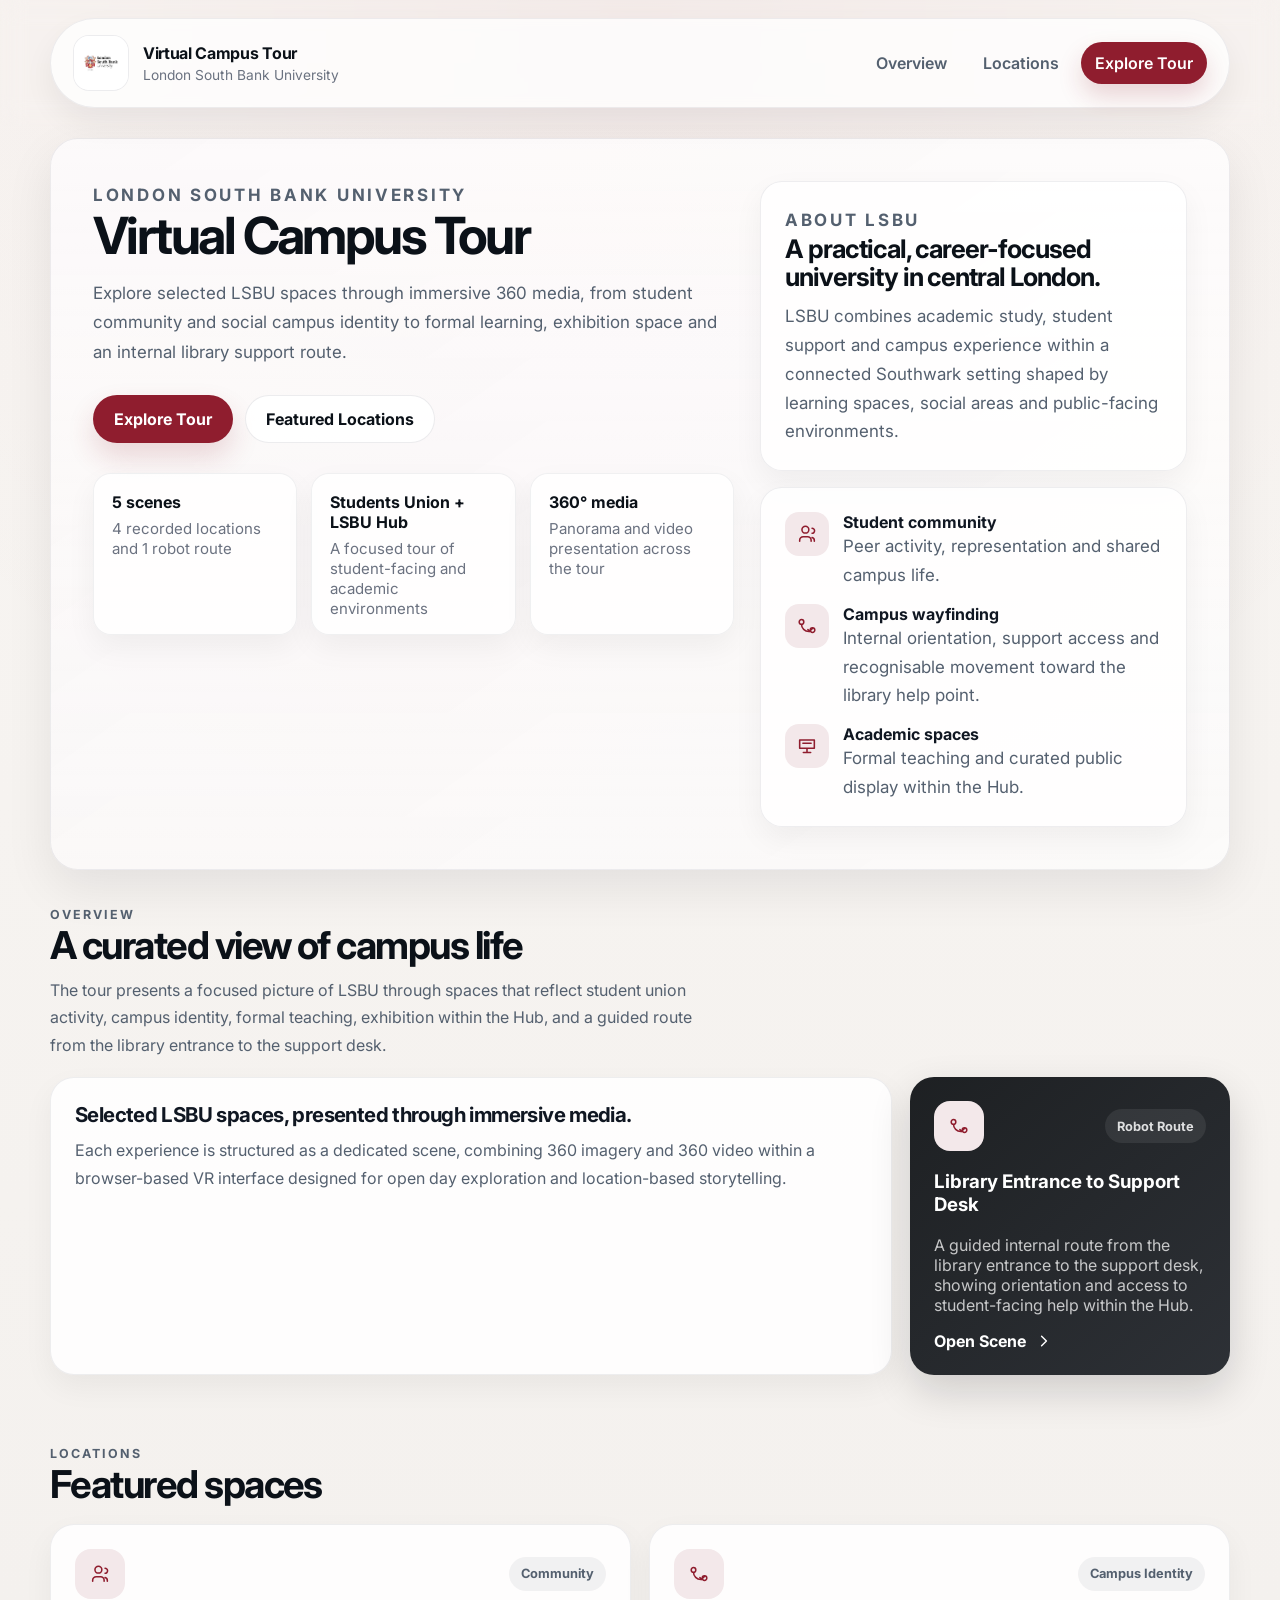
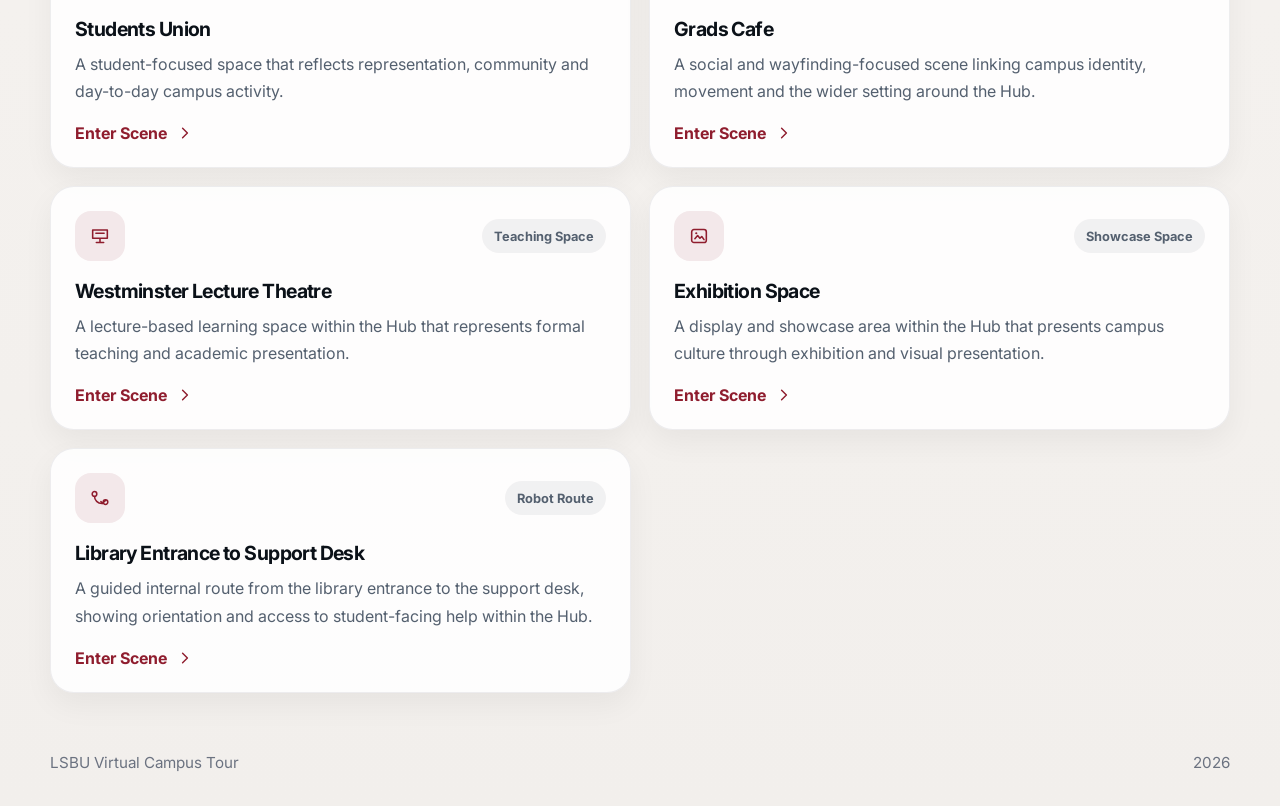
<file: CW2/index.html>
<!doctype html>

<html lang="en">
  <head>
    <meta charset="utf-8" />
    <meta
      content="width=device-width, initial-scale=1.0, viewport-fit=cover"
      name="viewport"
    />
    <link href="https://fonts.googleapis.com" rel="preconnect" />
    <link crossorigin="" href="https://fonts.gstatic.com" rel="preconnect" />
    <link
      href="https://fonts.googleapis.com/css2?family=Inter:wght@400;500;600;700;800&amp;display=swap"
      rel="stylesheet"
    />
    <link href="styles.css" rel="stylesheet" />
    <title>LSBU Virtual Campus Tour</title>
    <meta content="LSBU Virtual Campus Tour" name="description" />
  </head>
  <body>
    <header class="topbar">
      <div class="container topbar-inner">
        <a
          aria-label="LSBU Virtual Campus Tour home"
          class="brand"
          href="index.html"
          ><span class="brand-mark"
            ><img alt="LSBU logo" class="brand-logo" src="lsbu-logo.png" /><span
              class="brand-fallback"
              >LSBU</span
            ></span
          ><span class="brand-copy"
            ><strong>Virtual Campus Tour</strong
            ><span>London South Bank University</span></span
          ></a
        >
        <nav aria-label="Primary navigation" class="main-nav">
          <a href="#overview">Overview</a><a href="#locations">Locations</a
          ><a class="nav-cta" href="sites.html">Explore Tour</a>
        </nav>
      </div>
    </header>
    <main class="container">
      <section class="hero">
        <div class="reveal">
          <p class="eyebrow">London South Bank University</p>
          <h1>Virtual Campus Tour</h1>
          <p>
            Explore selected LSBU spaces through immersive 360 media, from
            student community and social campus identity to formal learning,
            exhibition space and an internal library support route.
          </p>
          <div class="hero-actions">
            <a class="btn btn-primary" href="sites.html">Explore Tour</a
            ><a class="btn btn-secondary" href="#locations"
              >Featured Locations</a
            >
          </div>
          <div class="hero-metrics">
            <article class="metric-card">
              <strong>5 scenes</strong
              ><span>4 recorded locations and 1 robot route</span>
            </article>
            <article class="metric-card">
              <strong>Students Union + LSBU Hub</strong
              ><span
                >A focused tour of student-facing and academic
                environments</span
              >
            </article>
            <article class="metric-card">
              <strong>360° media</strong
              ><span>Panorama and video presentation across the tour</span>
            </article>
          </div>
        </div>
        <aside class="hero-aside reveal">
          <section class="panel">
            <p class="eyebrow">About LSBU</p>
            <h2>A practical, career-focused university in central London.</h2>
            <p>
              LSBU combines academic study, student support and campus
              experience within a connected Southwark setting shaped by learning
              spaces, social areas and public-facing environments.
            </p>
          </section>
          <section class="panel">
            <div class="panel-list">
              <article>
                <span class="icon-chip"
                  ><svg aria-hidden="true" viewbox="0 0 24 24">
                    <path
                      d="M16.5 20v-1.25A3.75 3.75 0 0 0 12.75 15h-5A3.75 3.75 0 0 0 4 18.75V20m6.25-9A3.75 3.75 0 1 0 10.25 3.5a3.75 3.75 0 0 0 0 7.5Zm7.25.25a2.75 2.75 0 1 0 0-5.5M20 20v-1a3.25 3.25 0 0 0-2.5-3.16"
                      fill="none"
                      stroke="currentColor"
                      stroke-linecap="round"
                      stroke-linejoin="round"
                      stroke-width="1.7"
                    ></path></svg
                ></span>
                <div>
                  <strong>Student community</strong>
                  <p>Peer activity, representation and shared campus life.</p>
                </div>
              </article>
              <article>
                <span class="icon-chip"
                  ><svg aria-hidden="true" viewbox="0 0 24 24">
                    <path
                      d="M8.5 7.5a2.5 2.5 0 1 1-5 0 2.5 2.5 0 0 1 5 0Zm12 9a2.5 2.5 0 1 1-5 0 2.5 2.5 0 0 1 5 0ZM6 10a8 8 0 0 0 8 8h1.5"
                      fill="none"
                      stroke="currentColor"
                      stroke-linecap="round"
                      stroke-linejoin="round"
                      stroke-width="1.7"
                    ></path>
                    <path
                      d="m13 16 1.8 1.8L18 14.6"
                      fill="none"
                      stroke="currentColor"
                      stroke-linecap="round"
                      stroke-linejoin="round"
                      stroke-width="1.7"
                    ></path></svg
                ></span>
                <div>
                  <strong>Campus wayfinding</strong>
                  <p>
                    Internal orientation, support access and recognisable
                    movement toward the library help point.
                  </p>
                </div>
              </article>
              <article>
                <span class="icon-chip"
                  ><svg aria-hidden="true" viewbox="0 0 24 24">
                    <path
                      d="M4 5.5h16v9H4zM8 19h8M12 14.5V19"
                      fill="none"
                      stroke="currentColor"
                      stroke-linecap="round"
                      stroke-linejoin="round"
                      stroke-width="1.7"
                    ></path>
                    <path
                      d="M7.5 9h9"
                      fill="none"
                      stroke="currentColor"
                      stroke-linecap="round"
                      stroke-width="1.7"
                    ></path></svg
                ></span>
                <div>
                  <strong>Academic spaces</strong>
                  <p>
                    Formal teaching and curated public display within the Hub.
                  </p>
                </div>
              </article>
            </div>
          </section>
        </aside>
      </section>
      <section class="section" id="overview">
        <div class="section-head reveal">
          <p class="eyebrow">Overview</p>
          <h2>A curated view of campus life</h2>
          <p>
            The tour presents a focused picture of LSBU through spaces that
            reflect student union activity, campus identity, formal teaching,
            exhibition within the Hub, and a guided route from the library
            entrance to the support desk.
          </p>
        </div>
        <div class="minor-grid">
          <section class="statement-card reveal">
            <h3>Selected LSBU spaces, presented through immersive media.</h3>
            <p>
              Each experience is structured as a dedicated scene, combining 360
              imagery and 360 video within a browser-based VR interface designed
              for open day exploration and location-based storytelling.
            </p>
          </section>
          <section class="route-card reveal">
            <div class="site-card-head">
              <span class="site-icon"
                ><svg aria-hidden="true" viewbox="0 0 24 24">
                  <path
                    d="M8.5 7.5a2.5 2.5 0 1 1-5 0 2.5 2.5 0 0 1 5 0Zm12 9a2.5 2.5 0 1 1-5 0 2.5 2.5 0 0 1 5 0ZM6 10a8 8 0 0 0 8 8h1.5"
                    fill="none"
                    stroke="currentColor"
                    stroke-linecap="round"
                    stroke-linejoin="round"
                    stroke-width="1.7"
                  ></path>
                  <path
                    d="m13 16 1.8 1.8L18 14.6"
                    fill="none"
                    stroke="currentColor"
                    stroke-linecap="round"
                    stroke-linejoin="round"
                    stroke-width="1.7"
                  ></path></svg></span
              ><span class="site-category">Robot Route</span>
            </div>
            <h3>Library Entrance to Support Desk</h3>
            <p>
              A guided internal route from the library entrance to the support
              desk, showing orientation and access to student-facing help within
              the Hub.
            </p>
            <div class="site-card-footer">
              <a class="site-link" href="route.html"
                >Open Scene<svg aria-hidden="true" viewbox="0 0 20 20">
                  <path
                    d="m7 4 6 6-6 6"
                    fill="none"
                    stroke="currentColor"
                    stroke-linecap="round"
                    stroke-linejoin="round"
                    stroke-width="1.8"
                  ></path></svg
              ></a>
            </div>
          </section>
        </div>
      </section>
      <section class="section" id="locations">
        <div class="section-head reveal">
          <p class="eyebrow">Locations</p>
          <h2>Featured spaces</h2>
        </div>
        <div class="site-grid">
          <article class="site-card reveal">
            <div class="site-card-head">
              <span class="site-icon"
                ><svg aria-hidden="true" viewbox="0 0 24 24">
                  <path
                    d="M16.5 20v-1.25A3.75 3.75 0 0 0 12.75 15h-5A3.75 3.75 0 0 0 4 18.75V20m6.25-9A3.75 3.75 0 1 0 10.25 3.5a3.75 3.75 0 0 0 0 7.5Zm7.25.25a2.75 2.75 0 1 0 0-5.5M20 20v-1a3.25 3.25 0 0 0-2.5-3.16"
                    fill="none"
                    stroke="currentColor"
                    stroke-linecap="round"
                    stroke-linejoin="round"
                    stroke-width="1.7"
                  ></path></svg></span
              ><span class="site-category">Community</span>
            </div>
            <h3>Students Union</h3>
            <p>
              A student-focused space that reflects representation, community
              and day-to-day campus activity.
            </p>
            <div class="site-card-footer">
              <a class="site-link" href="site1.html"
                >Enter Scene<svg aria-hidden="true" viewbox="0 0 20 20">
                  <path
                    d="m7 4 6 6-6 6"
                    fill="none"
                    stroke="currentColor"
                    stroke-linecap="round"
                    stroke-linejoin="round"
                    stroke-width="1.8"
                  ></path></svg
              ></a>
            </div>
          </article>
          <article class="site-card reveal">
            <div class="site-card-head">
              <span class="site-icon"
                ><svg aria-hidden="true" viewbox="0 0 24 24">
                  <path
                    d="M8.5 7.5a2.5 2.5 0 1 1-5 0 2.5 2.5 0 0 1 5 0Zm12 9a2.5 2.5 0 1 1-5 0 2.5 2.5 0 0 1 5 0ZM6 10a8 8 0 0 0 8 8h1.5"
                    fill="none"
                    stroke="currentColor"
                    stroke-linecap="round"
                    stroke-linejoin="round"
                    stroke-width="1.7"
                  ></path>
                  <path
                    d="m13 16 1.8 1.8L18 14.6"
                    fill="none"
                    stroke="currentColor"
                    stroke-linecap="round"
                    stroke-linejoin="round"
                    stroke-width="1.7"
                  ></path></svg></span
              ><span class="site-category">Campus Identity</span>
            </div>
            <h3>Grads Cafe</h3>
            <p>
              A social and wayfinding-focused scene linking campus identity,
              movement and the wider setting around the Hub.
            </p>
            <div class="site-card-footer">
              <a class="site-link" href="site2.html"
                >Enter Scene<svg aria-hidden="true" viewbox="0 0 20 20">
                  <path
                    d="m7 4 6 6-6 6"
                    fill="none"
                    stroke="currentColor"
                    stroke-linecap="round"
                    stroke-linejoin="round"
                    stroke-width="1.8"
                  ></path></svg
              ></a>
            </div>
          </article>
          <article class="site-card reveal">
            <div class="site-card-head">
              <span class="site-icon"
                ><svg aria-hidden="true" viewbox="0 0 24 24">
                  <path
                    d="M4 5.5h16v9H4zM8 19h8M12 14.5V19"
                    fill="none"
                    stroke="currentColor"
                    stroke-linecap="round"
                    stroke-linejoin="round"
                    stroke-width="1.7"
                  ></path>
                  <path
                    d="M7.5 9h9"
                    fill="none"
                    stroke="currentColor"
                    stroke-linecap="round"
                    stroke-width="1.7"
                  ></path></svg></span
              ><span class="site-category">Teaching Space</span>
            </div>
            <h3>Westminster Lecture Theatre</h3>
            <p>
              A lecture-based learning space within the Hub that represents
              formal teaching and academic presentation.
            </p>
            <div class="site-card-footer">
              <a class="site-link" href="site3.html"
                >Enter Scene<svg aria-hidden="true" viewbox="0 0 20 20">
                  <path
                    d="m7 4 6 6-6 6"
                    fill="none"
                    stroke="currentColor"
                    stroke-linecap="round"
                    stroke-linejoin="round"
                    stroke-width="1.8"
                  ></path></svg
              ></a>
            </div>
          </article>
          <article class="site-card reveal">
            <div class="site-card-head">
              <span class="site-icon"
                ><svg aria-hidden="true" viewbox="0 0 24 24">
                  <rect
                    fill="none"
                    height="14"
                    rx="2.5"
                    stroke="currentColor"
                    stroke-width="1.7"
                    width="16"
                    x="4"
                    y="5"
                  ></rect>
                  <path
                    d="m7.5 15 3-3.5 2.5 3 2-2 2.5 3.5"
                    fill="none"
                    stroke="currentColor"
                    stroke-linecap="round"
                    stroke-linejoin="round"
                    stroke-width="1.7"
                  ></path>
                  <circle
                    cx="9"
                    cy="9"
                    fill="currentColor"
                    r="1.2"
                  ></circle></svg></span
              ><span class="site-category">Showcase Space</span>
            </div>
            <h3>Exhibition Space</h3>
            <p>
              A display and showcase area within the Hub that presents campus
              culture through exhibition and visual presentation.
            </p>
            <div class="site-card-footer">
              <a class="site-link" href="site4.html"
                >Enter Scene<svg aria-hidden="true" viewbox="0 0 20 20">
                  <path
                    d="m7 4 6 6-6 6"
                    fill="none"
                    stroke="currentColor"
                    stroke-linecap="round"
                    stroke-linejoin="round"
                    stroke-width="1.8"
                  ></path></svg
              ></a>
            </div>
          </article>
          <article class="site-card reveal">
            <div class="site-card-head">
              <span class="site-icon"
                ><svg aria-hidden="true" viewbox="0 0 24 24">
                  <path
                    d="M8.5 7.5a2.5 2.5 0 1 1-5 0 2.5 2.5 0 0 1 5 0Zm12 9a2.5 2.5 0 1 1-5 0 2.5 2.5 0 0 1 5 0ZM6 10a8 8 0 0 0 8 8h1.5"
                    fill="none"
                    stroke="currentColor"
                    stroke-linecap="round"
                    stroke-linejoin="round"
                    stroke-width="1.7"
                  ></path>
                  <path
                    d="m13 16 1.8 1.8L18 14.6"
                    fill="none"
                    stroke="currentColor"
                    stroke-linecap="round"
                    stroke-linejoin="round"
                    stroke-width="1.7"
                  ></path></svg></span
              ><span class="site-category">Robot Route</span>
            </div>
            <h3>Library Entrance to Support Desk</h3>
            <p>
              A guided internal route from the library entrance to the support
              desk, showing orientation and access to student-facing help within
              the Hub.
            </p>
            <div class="site-card-footer">
              <a class="site-link" href="route.html"
                >Enter Scene<svg aria-hidden="true" viewbox="0 0 20 20">
                  <path
                    d="m7 4 6 6-6 6"
                    fill="none"
                    stroke="currentColor"
                    stroke-linecap="round"
                    stroke-linejoin="round"
                    stroke-width="1.8"
                  ></path></svg
              ></a>
            </div>
          </article>
        </div>
      </section>
    </main>
    <footer class="container footer">
      <span>LSBU Virtual Campus Tour</span><span id="footerYear"></span>
    </footer>
    <script src="app.js"></script>
  </body>
</html>
</file>
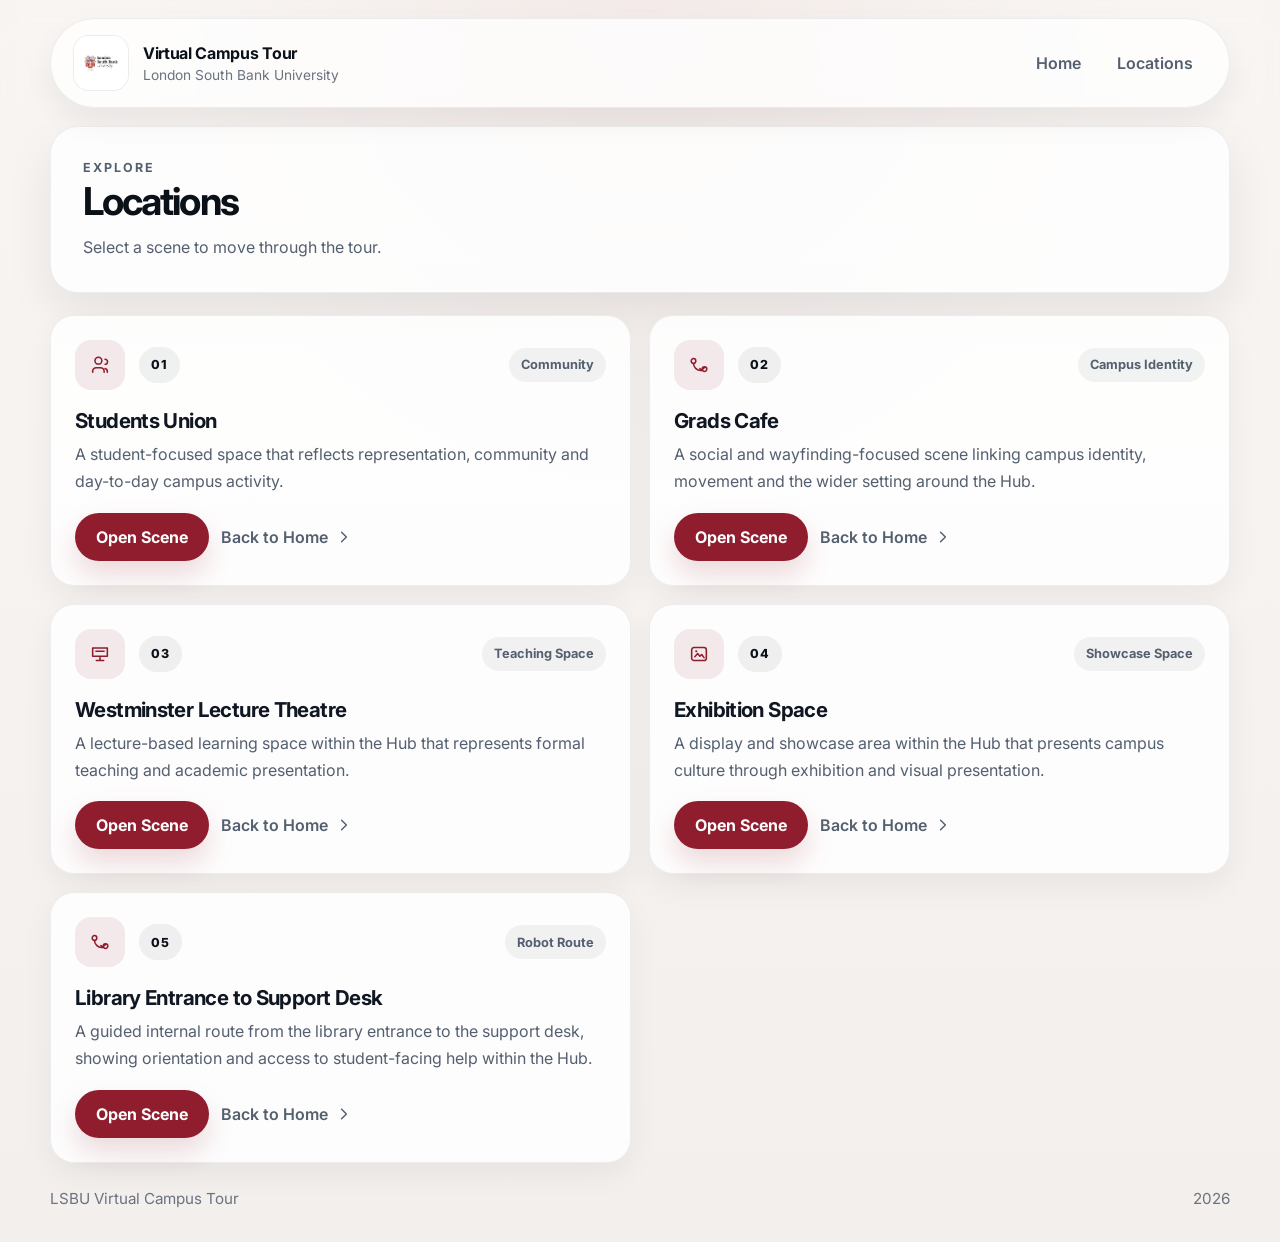
<file: CW2/sites.html>
<!doctype html>

<html lang="en">
  <head>
    <meta charset="utf-8" />
    <meta
      content="width=device-width, initial-scale=1.0, viewport-fit=cover"
      name="viewport"
    />
    <link href="https://fonts.googleapis.com" rel="preconnect" />
    <link crossorigin="" href="https://fonts.gstatic.com" rel="preconnect" />
    <link
      href="https://fonts.googleapis.com/css2?family=Inter:wght@400;500;600;700;800&amp;display=swap"
      rel="stylesheet"
    />
    <link href="styles.css" rel="stylesheet" />
    <title>Explore Locations | LSBU Virtual Campus Tour</title>
    <meta
      content="Explore locations in the LSBU Virtual Campus Tour"
      name="description"
    />
  </head>
  <body>
    <header class="topbar">
      <div class="container topbar-inner">
        <a
          aria-label="LSBU Virtual Campus Tour home"
          class="brand"
          href="index.html"
          ><span class="brand-mark"
            ><img alt="LSBU logo" class="brand-logo" src="lsbu-logo.png" /><span
              class="brand-fallback"
              >LSBU</span
            ></span
          ><span class="brand-copy"
            ><strong>Virtual Campus Tour</strong
            ><span>London South Bank University</span></span
          ></a
        >
        <nav aria-label="Primary navigation" class="main-nav">
          <a href="index.html">Home</a><a href="sites.html">Locations</a>
        </nav>
      </div>
    </header>
    <main class="container">
      <section class="page-hero reveal">
        <p class="eyebrow">Explore</p>
        <h1>Locations</h1>
        <p>Select a scene to move through the tour.</p>
      </section>
      <section class="selection-grid">
        <article class="selection-card reveal">
          <div class="selection-top">
            <div class="selection-top-left">
              <span class="site-icon"
                ><svg aria-hidden="true" viewbox="0 0 24 24">
                  <path
                    d="M16.5 20v-1.25A3.75 3.75 0 0 0 12.75 15h-5A3.75 3.75 0 0 0 4 18.75V20m6.25-9A3.75 3.75 0 1 0 10.25 3.5a3.75 3.75 0 0 0 0 7.5Zm7.25.25a2.75 2.75 0 1 0 0-5.5M20 20v-1a3.25 3.25 0 0 0-2.5-3.16"
                    fill="none"
                    stroke="currentColor"
                    stroke-linecap="round"
                    stroke-linejoin="round"
                    stroke-width="1.7"
                  ></path></svg
              ></span>
              <div><div class="selection-count">01</div></div>
            </div>
            <span class="site-category">Community</span>
          </div>
          <div>
            <h2>Students Union</h2>
            <p>
              A student-focused space that reflects representation, community
              and day-to-day campus activity.
            </p>
          </div>
          <div class="selection-actions">
            <a class="btn btn-primary" href="site1.html">Open Scene</a
            ><a class="text-link" href="index.html"
              >Back to Home<svg aria-hidden="true" viewbox="0 0 20 20">
                <path
                  d="m7 4 6 6-6 6"
                  fill="none"
                  stroke="currentColor"
                  stroke-linecap="round"
                  stroke-linejoin="round"
                  stroke-width="1.8"
                ></path></svg
            ></a>
          </div>
        </article>
        <article class="selection-card reveal">
          <div class="selection-top">
            <div class="selection-top-left">
              <span class="site-icon"
                ><svg aria-hidden="true" viewbox="0 0 24 24">
                  <path
                    d="M8.5 7.5a2.5 2.5 0 1 1-5 0 2.5 2.5 0 0 1 5 0Zm12 9a2.5 2.5 0 1 1-5 0 2.5 2.5 0 0 1 5 0ZM6 10a8 8 0 0 0 8 8h1.5"
                    fill="none"
                    stroke="currentColor"
                    stroke-linecap="round"
                    stroke-linejoin="round"
                    stroke-width="1.7"
                  ></path>
                  <path
                    d="m13 16 1.8 1.8L18 14.6"
                    fill="none"
                    stroke="currentColor"
                    stroke-linecap="round"
                    stroke-linejoin="round"
                    stroke-width="1.7"
                  ></path></svg
              ></span>
              <div><div class="selection-count">02</div></div>
            </div>
            <span class="site-category">Campus Identity</span>
          </div>
          <div>
            <h2>Grads Cafe</h2>
            <p>
              A social and wayfinding-focused scene linking campus identity,
              movement and the wider setting around the Hub.
            </p>
          </div>
          <div class="selection-actions">
            <a class="btn btn-primary" href="site2.html">Open Scene</a
            ><a class="text-link" href="index.html"
              >Back to Home<svg aria-hidden="true" viewbox="0 0 20 20">
                <path
                  d="m7 4 6 6-6 6"
                  fill="none"
                  stroke="currentColor"
                  stroke-linecap="round"
                  stroke-linejoin="round"
                  stroke-width="1.8"
                ></path></svg
            ></a>
          </div>
        </article>
        <article class="selection-card reveal">
          <div class="selection-top">
            <div class="selection-top-left">
              <span class="site-icon"
                ><svg aria-hidden="true" viewbox="0 0 24 24">
                  <path
                    d="M4 5.5h16v9H4zM8 19h8M12 14.5V19"
                    fill="none"
                    stroke="currentColor"
                    stroke-linecap="round"
                    stroke-linejoin="round"
                    stroke-width="1.7"
                  ></path>
                  <path
                    d="M7.5 9h9"
                    fill="none"
                    stroke="currentColor"
                    stroke-linecap="round"
                    stroke-width="1.7"
                  ></path></svg
              ></span>
              <div><div class="selection-count">03</div></div>
            </div>
            <span class="site-category">Teaching Space</span>
          </div>
          <div>
            <h2>Westminster Lecture Theatre</h2>
            <p>
              A lecture-based learning space within the Hub that represents
              formal teaching and academic presentation.
            </p>
          </div>
          <div class="selection-actions">
            <a class="btn btn-primary" href="site3.html">Open Scene</a
            ><a class="text-link" href="index.html"
              >Back to Home<svg aria-hidden="true" viewbox="0 0 20 20">
                <path
                  d="m7 4 6 6-6 6"
                  fill="none"
                  stroke="currentColor"
                  stroke-linecap="round"
                  stroke-linejoin="round"
                  stroke-width="1.8"
                ></path></svg
            ></a>
          </div>
        </article>
        <article class="selection-card reveal">
          <div class="selection-top">
            <div class="selection-top-left">
              <span class="site-icon"
                ><svg aria-hidden="true" viewbox="0 0 24 24">
                  <rect
                    fill="none"
                    height="14"
                    rx="2.5"
                    stroke="currentColor"
                    stroke-width="1.7"
                    width="16"
                    x="4"
                    y="5"
                  ></rect>
                  <path
                    d="m7.5 15 3-3.5 2.5 3 2-2 2.5 3.5"
                    fill="none"
                    stroke="currentColor"
                    stroke-linecap="round"
                    stroke-linejoin="round"
                    stroke-width="1.7"
                  ></path>
                  <circle
                    cx="9"
                    cy="9"
                    fill="currentColor"
                    r="1.2"
                  ></circle></svg
              ></span>
              <div><div class="selection-count">04</div></div>
            </div>
            <span class="site-category">Showcase Space</span>
          </div>
          <div>
            <h2>Exhibition Space</h2>
            <p>
              A display and showcase area within the Hub that presents campus
              culture through exhibition and visual presentation.
            </p>
          </div>
          <div class="selection-actions">
            <a class="btn btn-primary" href="site4.html">Open Scene</a
            ><a class="text-link" href="index.html"
              >Back to Home<svg aria-hidden="true" viewbox="0 0 20 20">
                <path
                  d="m7 4 6 6-6 6"
                  fill="none"
                  stroke="currentColor"
                  stroke-linecap="round"
                  stroke-linejoin="round"
                  stroke-width="1.8"
                ></path></svg
            ></a>
          </div>
        </article>
        <article class="selection-card reveal">
          <div class="selection-top">
            <div class="selection-top-left">
              <span class="site-icon"
                ><svg aria-hidden="true" viewbox="0 0 24 24">
                  <path
                    d="M8.5 7.5a2.5 2.5 0 1 1-5 0 2.5 2.5 0 0 1 5 0Zm12 9a2.5 2.5 0 1 1-5 0 2.5 2.5 0 0 1 5 0ZM6 10a8 8 0 0 0 8 8h1.5"
                    fill="none"
                    stroke="currentColor"
                    stroke-linecap="round"
                    stroke-linejoin="round"
                    stroke-width="1.7"
                  ></path>
                  <path
                    d="m13 16 1.8 1.8L18 14.6"
                    fill="none"
                    stroke="currentColor"
                    stroke-linecap="round"
                    stroke-linejoin="round"
                    stroke-width="1.7"
                  ></path></svg
              ></span>
              <div><div class="selection-count">05</div></div>
            </div>
            <span class="site-category">Robot Route</span>
          </div>
          <div>
            <h2>Library Entrance to Support Desk</h2>
            <p>
              A guided internal route from the library entrance to the support
              desk, showing orientation and access to student-facing help within
              the Hub.
            </p>
          </div>
          <div class="selection-actions">
            <a class="btn btn-primary" href="route.html">Open Scene</a
            ><a class="text-link" href="index.html"
              >Back to Home<svg aria-hidden="true" viewbox="0 0 20 20">
                <path
                  d="m7 4 6 6-6 6"
                  fill="none"
                  stroke="currentColor"
                  stroke-linecap="round"
                  stroke-linejoin="round"
                  stroke-width="1.8"
                ></path></svg
            ></a>
          </div>
        </article>
      </section>
    </main>
    <footer class="container footer">
      <span>LSBU Virtual Campus Tour</span><span id="footerYear"></span>
    </footer>
    <script src="app.js"></script>
  </body>
</html>
</file>
<file: CW2/styles.css>
:root {
  --accent: #8f1d2e;
  --accent-dark: #751523;
  --accent-soft: #f3e8ea;
  --canvas: #f4f1ee;
  --surface: rgba(255, 255, 255, 0.84);
  --surface-strong: #ffffff;
  --surface-dark: rgba(14, 18, 24, 0.78);
  --border: rgba(15, 23, 42, 0.08);
  --border-strong: rgba(15, 23, 42, 0.12);
  --text: #101722;
  --text-soft: #54606f;
  --text-muted: #6b7280;
  --heading: #0b1118;
  --shadow: 0 18px 48px rgba(10, 14, 20, 0.08);
  --shadow-soft: 0 12px 30px rgba(10, 14, 20, 0.05);
  --radius-xl: 28px;
  --radius-lg: 22px;
  --radius-md: 16px;
  --max-width: 1180px;
  --transition: 180ms ease;
}
* {
  box-sizing: border-box;
}
html {
  scroll-behavior: smooth;
}
body {
  margin: 0;
  font-family: "Inter", Arial, Helvetica, sans-serif;
  color: var(--text);
  background:
    radial-gradient(circle at top, rgba(143, 29, 46, 0.05), transparent 36%),
    linear-gradient(180deg, #f8f5f2 0%, #f2efec 100%);
}
a {
  color: inherit;
  text-decoration: none;
}
img {
  display: block;
  max-width: 100%;
}
button {
  font: inherit;
}
.container {
  width: min(var(--max-width), calc(100% - 40px));
  margin: 0 auto;
}
.topbar {
  position: sticky;
  top: 0;
  z-index: 60;
  padding: 18px 0;
  backdrop-filter: blur(12px);
}
.topbar-inner {
  position: relative;
  display: flex;
  align-items: center;
  justify-content: space-between;
  gap: 18px;
  padding: 16px 22px;
  border-radius: 999px;
  background: rgba(255, 255, 255, 0.76);
  border: 1px solid rgba(15, 23, 42, 0.07);
  box-shadow: 0 14px 30px rgba(17, 24, 39, 0.06);
}
.brand {
  display: inline-flex;
  align-items: center;
  gap: 14px;
  min-width: 0;
}
.brand-mark {
  width: 56px;
  height: 56px;
  border-radius: 16px;
  display: grid;
  place-items: center;
  background: #ffffff;
  border: 1px solid rgba(15, 23, 42, 0.08);
  overflow: hidden;
  flex-shrink: 0;
}
.brand-logo {
  width: 100%;
  height: 100%;
  object-fit: contain;
  padding: 8px;
  background: #ffffff;
}
.brand-fallback {
  display: none;
  align-items: center;
  justify-content: center;
  width: 100%;
  height: 100%;
  background: var(--accent);
  color: #ffffff;
  font-size: 0.92rem;
  font-weight: 800;
  letter-spacing: 0.08em;
}
.logo-missing .brand-logo {
  display: none;
}
.logo-missing .brand-fallback {
  display: inline-flex;
}
.brand-copy {
  display: flex;
  flex-direction: column;
  gap: 4px;
  min-width: 0;
}
.brand-copy strong {
  font-size: 1rem;
  color: var(--heading);
  letter-spacing: -0.02em;
}
.brand-copy span {
  color: var(--text-muted);
  font-size: 0.86rem;
}
.main-nav {
  display: flex;
  align-items: center;
  gap: 8px;
  flex-wrap: wrap;
}
.main-nav a {
  padding: 11px 14px;
  border-radius: 999px;
  font-weight: 600;
  color: var(--text-soft);
  transition:
    background var(--transition),
    color var(--transition),
    transform var(--transition);
}
.main-nav a:hover {
  background: rgba(15, 23, 42, 0.05);
  color: var(--heading);
  transform: translateY(-1px);
}
.main-nav .nav-cta {
  background: var(--accent);
  color: #ffffff;
  box-shadow: 0 12px 24px rgba(143, 29, 46, 0.18);
}
.main-nav .nav-cta:hover {
  background: var(--accent-dark);
  color: #ffffff;
}
.hero {
  display: grid;
  grid-template-columns: minmax(0, 1.2fr) minmax(320px, 0.8fr);
  gap: 26px;
  padding: 42px;
  margin-top: 12px;
  border-radius: var(--radius-xl);
  background:
    linear-gradient(
      180deg,
      rgba(255, 255, 255, 0.86),
      rgba(255, 255, 255, 0.72)
    ),
    linear-gradient(145deg, rgba(143, 29, 46, 0.1), rgba(17, 24, 39, 0.02));
  border: 1px solid rgba(15, 23, 42, 0.07);
  box-shadow: var(--shadow);
}
.eyebrow {
  margin: 0 0 12px;
  text-transform: uppercase;
  letter-spacing: 0.16em;
  font-size: 0.78rem;
  font-weight: 700;
  color: var(--accent);
}
.hero h1 {
  margin: 0 0 18px;
  font-size: clamp(2.8rem, 4vw, 4.6rem);
  line-height: 0.98;
  letter-spacing: -0.05em;
  color: var(--heading);
}
.hero p {
  margin: 0;
  max-width: 64ch;
  color: var(--text-soft);
  line-height: 1.74;
  font-size: 1.06rem;
}
.hero-actions {
  display: flex;
  gap: 12px;
  flex-wrap: wrap;
  margin-top: 28px;
}
.btn {
  display: inline-flex;
  align-items: center;
  justify-content: center;
  gap: 10px;
  min-height: 48px;
  padding: 0 20px;
  border-radius: 999px;
  border: 1px solid transparent;
  font-weight: 700;
  transition:
    transform var(--transition),
    box-shadow var(--transition),
    background var(--transition),
    border-color var(--transition);
}
.btn:hover {
  transform: translateY(-1px);
}
.btn-primary {
  background: var(--accent);
  color: #ffffff;
  box-shadow: 0 14px 28px rgba(143, 29, 46, 0.16);
}
.btn-primary:hover {
  background: var(--accent-dark);
}
.btn-secondary {
  background: rgba(255, 255, 255, 0.88);
  border-color: rgba(15, 23, 42, 0.08);
  color: var(--heading);
}
.btn-secondary:hover {
  background: #ffffff;
}
.btn-ghost {
  background: transparent;
  border-color: rgba(255, 255, 255, 0.2);
  color: #ffffff;
}
.btn-ghost:hover {
  background: rgba(255, 255, 255, 0.06);
}
.hero-metrics {
  display: grid;
  grid-template-columns: repeat(3, minmax(0, 1fr));
  gap: 14px;
  margin-top: 30px;
}
.metric-card {
  padding: 18px 18px 16px;
  border-radius: 18px;
  background: rgba(255, 255, 255, 0.82);
  border: 1px solid rgba(15, 23, 42, 0.06);
  box-shadow: var(--shadow-soft);
}
.metric-card strong {
  display: block;
  font-size: 1rem;
  color: var(--heading);
  margin-bottom: 6px;
}
.metric-card span {
  color: var(--text-muted);
  font-size: 0.94rem;
}
.hero-aside {
  display: grid;
  gap: 16px;
}
.panel {
  padding: 24px;
  border-radius: var(--radius-lg);
  background: rgba(255, 255, 255, 0.82);
  border: 1px solid rgba(15, 23, 42, 0.07);
  box-shadow: var(--shadow-soft);
}
.panel h2,
.section-head h2,
.section-title {
  margin: 0 0 10px;
  color: var(--heading);
  letter-spacing: -0.04em;
}
.panel h2 {
  font-size: 1.6rem;
  line-height: 1.12;
}
.panel p {
  margin: 0;
  color: var(--text-soft);
  line-height: 1.7;
}
.panel-list {
  display: grid;
  gap: 14px;
}
.panel-list article {
  display: flex;
  gap: 14px;
  align-items: flex-start;
}
.icon-chip {
  width: 44px;
  height: 44px;
  border-radius: 14px;
  display: grid;
  place-items: center;
  background: var(--accent-soft);
  color: var(--accent);
  flex-shrink: 0;
}
.icon-chip svg,
.site-icon svg,
.scene-icon svg,
.dock-icon svg,
.media-mode svg {
  width: 22px;
  height: 22px;
}
.section {
  padding: 34px 0;
}
.section-head {
  margin-bottom: 18px;
}
.section-head h2 {
  font-size: clamp(1.95rem, 3vw, 2.65rem);
  line-height: 1.08;
}
.section-head p {
  margin: 0;
  color: var(--text-soft);
  max-width: 66ch;
  line-height: 1.72;
}
.site-grid {
  display: grid;
  grid-template-columns: repeat(2, minmax(0, 1fr));
  gap: 18px;
}
.site-card {
  position: relative;
  padding: 24px;
  border-radius: 24px;
  background: rgba(255, 255, 255, 0.86);
  border: 1px solid rgba(15, 23, 42, 0.07);
  box-shadow: var(--shadow-soft);
}
.site-card-head {
  display: flex;
  align-items: center;
  justify-content: space-between;
  gap: 16px;
  margin-bottom: 18px;
}
.site-icon {
  width: 50px;
  height: 50px;
  display: grid;
  place-items: center;
  border-radius: 16px;
  background: var(--accent-soft);
  color: var(--accent);
}
.site-category {
  display: inline-flex;
  align-items: center;
  min-height: 34px;
  padding: 0 12px;
  border-radius: 999px;
  background: rgba(15, 23, 42, 0.05);
  color: var(--text-soft);
  font-size: 0.8rem;
  font-weight: 700;
}
.site-card h3 {
  margin: 0 0 10px;
  font-size: 1.22rem;
  letter-spacing: -0.03em;
  color: var(--heading);
}
.site-card p {
  margin: 0 0 18px;
  color: var(--text-soft);
  line-height: 1.7;
}
.site-card-footer {
  display: flex;
  align-items: center;
  justify-content: space-between;
  gap: 12px;
}
.site-link {
  display: inline-flex;
  align-items: center;
  gap: 10px;
  color: var(--accent);
  font-weight: 700;
}
.site-link svg {
  width: 16px;
  height: 16px;
}
.minor-grid {
  display: grid;
  grid-template-columns: minmax(0, 1fr) 320px;
  gap: 18px;
}
.route-card {
  padding: 24px;
  border-radius: 24px;
  background: linear-gradient(
    140deg,
    rgba(16, 19, 22, 0.94),
    rgba(28, 32, 38, 0.92)
  );
  color: #ffffff;
  box-shadow: 0 16px 40px rgba(10, 14, 20, 0.16);
}
.route-card p {
  color: rgba(255, 255, 255, 0.74);
}
.route-card .site-category {
  background: rgba(255, 255, 255, 0.08);
  color: rgba(255, 255, 255, 0.84);
}
.route-card .site-link {
  color: #ffffff;
}
.statement-card {
  padding: 24px;
  border-radius: 24px;
  background: rgba(255, 255, 255, 0.86);
  border: 1px solid rgba(15, 23, 42, 0.07);
  box-shadow: var(--shadow-soft);
}
.statement-card h3 {
  margin: 0 0 10px;
  font-size: 1.28rem;
  letter-spacing: -0.03em;
}
.statement-card p {
  margin: 0;
  color: var(--text-soft);
  line-height: 1.72;
}
.footer {
  display: flex;
  justify-content: space-between;
  align-items: center;
  gap: 18px;
  padding: 26px 0 34px;
  color: var(--text-muted);
  font-size: 0.95rem;
}
.page-hero {
  padding: 30px 32px;
  border-radius: var(--radius-xl);
  background: rgba(255, 255, 255, 0.82);
  border: 1px solid rgba(15, 23, 42, 0.07);
  box-shadow: var(--shadow);
}
.page-hero h1 {
  margin: 0 0 10px;
  font-size: clamp(2.2rem, 3vw, 3.2rem);
  letter-spacing: -0.05em;
  color: var(--heading);
}
.page-hero p {
  margin: 0;
  color: var(--text-soft);
  line-height: 1.72;
}
.selection-grid {
  display: grid;
  grid-template-columns: repeat(2, minmax(0, 1fr));
  gap: 18px;
  margin-top: 22px;
}
.selection-card {
  display: grid;
  gap: 18px;
  padding: 24px;
  border-radius: 24px;
  background: rgba(255, 255, 255, 0.86);
  border: 1px solid rgba(15, 23, 42, 0.07);
  box-shadow: var(--shadow-soft);
}
.selection-top {
  display: flex;
  align-items: center;
  justify-content: space-between;
  gap: 16px;
}
.selection-top-left {
  display: flex;
  align-items: center;
  gap: 14px;
}
.selection-count {
  display: inline-flex;
  align-items: center;
  min-height: 36px;
  padding: 0 12px;
  border-radius: 999px;
  background: rgba(15, 23, 42, 0.06);
  color: var(--heading);
  font-size: 0.78rem;
  font-weight: 800;
  letter-spacing: 0.08em;
}
.selection-card h2 {
  margin: 0 0 8px;
  font-size: 1.28rem;
  letter-spacing: -0.03em;
}
.selection-card p {
  margin: 0;
  color: var(--text-soft);
  line-height: 1.68;
}
.selection-actions {
  display: flex;
  gap: 12px;
  flex-wrap: wrap;
}
.text-link {
  display: inline-flex;
  align-items: center;
  gap: 8px;
  color: var(--text-soft);
  font-weight: 600;
}
.text-link svg {
  width: 16px;
  height: 16px;
}
.scene-page {
  margin: 0;
  overflow: hidden;
  background: #0b1016;
}
.scene-loader {
  position: fixed;
  inset: 0;
  z-index: 120;
  display: grid;
  place-items: center;
  background:
    radial-gradient(circle at top, rgba(143, 29, 46, 0.18), transparent 34%),
    #0b1016;
  transition:
    opacity 300ms ease,
    visibility 300ms ease;
}
.scene-loader.is-hidden {
  opacity: 0;
  visibility: hidden;
}
.loader-card {
  width: min(320px, calc(100% - 32px));
  padding: 26px;
  border-radius: 24px;
  background: rgba(255, 255, 255, 0.06);
  border: 1px solid rgba(255, 255, 255, 0.08);
  box-shadow: 0 18px 48px rgba(0, 0, 0, 0.22);
  text-align: center;
  color: #ffffff;
}
.loader-card .brand-mark {
  margin: 0 auto 18px;
  width: 68px;
  height: 68px;
  border-color: rgba(255, 255, 255, 0.12);
}
.loader-card strong {
  display: block;
  font-size: 1.02rem;
  letter-spacing: -0.02em;
}
.loader-card span {
  display: block;
  margin-top: 8px;
  color: rgba(255, 255, 255, 0.65);
  font-size: 0.92rem;
}
.loader-bar {
  margin-top: 18px;
  height: 5px;
  border-radius: 999px;
  background: rgba(255, 255, 255, 0.08);
  overflow: hidden;
}
.loader-bar::after {
  content: "";
  display: block;
  width: 36%;
  height: 100%;
  border-radius: inherit;
  background: linear-gradient(
    90deg,
    rgba(143, 29, 46, 0.8),
    rgba(255, 255, 255, 0.75)
  );
  animation: loaderSlide 1.2s ease infinite;
}
@keyframes loaderSlide {
  0% {
    transform: translateX(-110%);
  }
  100% {
    transform: translateX(360%);
  }
}

body.scene-page {
  overflow: hidden;
  background: #000;
}

.ui-toggle-button {
  position: fixed;
  top: calc(env(safe-area-inset-top, 0px) + 16px);
  right: 16px;
  z-index: 60;
  min-height: 46px;
  padding: 0 16px;
  border-radius: 999px;
  border: 1px solid rgba(255, 255, 255, 0.14);
  background: rgba(10, 14, 20, 0.72);
  color: #ffffff;
  backdrop-filter: blur(14px);
  box-shadow: 0 12px 32px rgba(0, 0, 0, 0.24);
  font-weight: 700;
  letter-spacing: 0.01em;
  cursor: pointer;
  transition:
    transform var(--transition),
    background var(--transition),
    border-color var(--transition),
    opacity var(--transition);
}
.ui-toggle-button:hover {
  transform: translateY(-1px);
  background: rgba(18, 24, 34, 0.82);
}
body.ui-hidden .scene-topbar,
body.ui-hidden .scene-dock {
  opacity: 0;
  pointer-events: none;
  transform: translateY(12px);
}
body.ui-hidden .scene-topbar {
  transform: translateY(-12px);
}
.scene-topbar,
.scene-dock {
  transition: opacity var(--transition), transform var(--transition);
}
body.ui-hidden .ui-toggle-button {
  background: rgba(255, 255, 255, 0.16);
  border-color: rgba(255, 255, 255, 0.24);
}

a-scene,
.a-canvas,
canvas.a-canvas {
  position: fixed !important;
  inset: 0 !important;
  z-index: 0 !important;
  width: 100vw !important;
  height: 100vh !important;
}

.scene-ui {
  position: fixed;
  inset: 0;
  z-index: 40;
  pointer-events: none;
}
.scene-topbar {
  pointer-events: auto;
  position: absolute;
  top: 16px;
  left: 16px;
  right: 16px;
  display: flex;
  justify-content: space-between;
  align-items: flex-start;
  gap: 18px;
}
.scene-brand-panel,
.scene-controls {
  backdrop-filter: blur(14px);
  background: rgba(10, 14, 20, 0.58);
  border: 1px solid rgba(255, 255, 255, 0.08);
  color: #ffffff;
  box-shadow: 0 14px 40px rgba(0, 0, 0, 0.24);
}
.scene-brand-panel {
  width: min(700px, calc(100% - 420px));
  padding: 18px;
  border-radius: 24px;
}
.scene-brand {
  display: inline-flex;
  align-items: center;
  gap: 12px;
  margin-bottom: 18px;
}
.scene-brand .brand-mark {
  width: 46px;
  height: 46px;
  border-radius: 14px;
  border-color: rgba(255, 255, 255, 0.12);
}
.scene-header {
  display: flex;
  gap: 16px;
  align-items: flex-start;
}
.scene-icon {
  width: 50px;
  height: 50px;
  display: grid;
  place-items: center;
  border-radius: 16px;
  background: rgba(255, 255, 255, 0.08);
  border: 1px solid rgba(255, 255, 255, 0.1);
  color: #ffffff;
  flex-shrink: 0;
}
.scene-kicker {
  display: inline-flex;
  align-items: center;
  min-height: 34px;
  padding: 0 12px;
  border-radius: 999px;
  background: rgba(255, 255, 255, 0.08);
  border: 1px solid rgba(255, 255, 255, 0.09);
  color: rgba(255, 255, 255, 0.78);
  font-size: 0.78rem;
  font-weight: 700;
  margin-bottom: 8px;
}
.scene-brand-panel h1 {
  margin: 0 0 8px;
  font-size: 1.42rem;
  line-height: 1.12;
  letter-spacing: -0.03em;
}
.scene-brand-panel p {
  margin: 0;
  color: rgba(255, 255, 255, 0.72);
  line-height: 1.62;
}
.scene-controls {
  display: grid;
  gap: 14px;
  width: 340px;
  padding: 16px;
  border-radius: 22px;
}
.scene-control-group {
  display: grid;
  gap: 10px;
}
.scene-control-label {
  color: rgba(255, 255, 255, 0.64);
  font-size: 0.76rem;
  letter-spacing: 0.12em;
  text-transform: uppercase;
  font-weight: 700;
}
.media-toggle {
  display: grid;
  grid-template-columns: repeat(2, minmax(0, 1fr));
  gap: 10px;
}
.media-mode {
  display: inline-flex;
  align-items: center;
  justify-content: center;
  gap: 10px;
  min-height: 48px;
  border-radius: 16px;
  border: 1px solid rgba(255, 255, 255, 0.1);
  background: rgba(255, 255, 255, 0.04);
  color: rgba(255, 255, 255, 0.82);
  font-weight: 700;
  cursor: pointer;
  transition:
    background var(--transition),
    border-color var(--transition),
    transform var(--transition),
    color var(--transition);
}
.media-mode:hover {
  transform: translateY(-1px);
  background: rgba(255, 255, 255, 0.08);
}
.media-mode.is-active {
  background: rgba(255, 255, 255, 0.12);
  border-color: rgba(255, 255, 255, 0.18);
  color: #ffffff;
}
.media-mode.is-disabled {
  cursor: default;
  opacity: 0.45;
}
.scene-nav-list {
  display: grid;
  gap: 8px;
}
.scene-nav-link {
  display: flex;
  align-items: center;
  justify-content: space-between;
  gap: 14px;
  min-height: 48px;
  padding: 0 14px;
  border-radius: 16px;
  background: rgba(255, 255, 255, 0.04);
  border: 1px solid rgba(255, 255, 255, 0.08);
  color: rgba(255, 255, 255, 0.82);
  font-weight: 650;
  transition:
    background var(--transition),
    transform var(--transition),
    border-color var(--transition);
}
.scene-nav-link:hover {
  transform: translateY(-1px);
  background: rgba(255, 255, 255, 0.08);
}
.scene-nav-link.is-current {
  background: rgba(255, 255, 255, 0.12);
  border-color: rgba(255, 255, 255, 0.16);
  color: #ffffff;
}
.scene-nav-link span:last-child {
  opacity: 0.62;
  font-size: 0.78rem;
}
.scene-dock {
  pointer-events: auto;
  position: absolute;
  left: 50%;
  bottom: 18px;
  transform: translateX(-50%);
  display: flex;
  gap: 10px;
  padding: 10px;
  border-radius: 22px;
  background: rgba(10, 14, 20, 0.56);
  border: 1px solid rgba(255, 255, 255, 0.08);
  backdrop-filter: blur(14px);
  box-shadow: 0 14px 36px rgba(0, 0, 0, 0.24);
}
.dock-link {
  width: 54px;
  height: 54px;
  border-radius: 16px;
  display: grid;
  place-items: center;
  background: rgba(255, 255, 255, 0.05);
  border: 1px solid rgba(255, 255, 255, 0.08);
  color: rgba(255, 255, 255, 0.84);
  transition:
    transform var(--transition),
    background var(--transition),
    border-color var(--transition);
}
.dock-link:hover {
  transform: translateY(-1px);
  background: rgba(255, 255, 255, 0.09);
}
.dock-link.is-current {
  background: rgba(255, 255, 255, 0.14);
  border-color: rgba(255, 255, 255, 0.18);
  color: #ffffff;
}
.dock-icon {
  width: 22px;
  height: 22px;
  display: grid;
  place-items: center;
}
.dock-link .sr-only,
.sr-only {
  position: absolute;
  width: 1px;
  height: 1px;
  overflow: hidden;
  clip-path: inset(50%);
  white-space: nowrap;
}
a-scene {
  width: 100vw;
  height: 100vh;
}
.reveal {
  opacity: 0;
  transform: translateY(18px);
  transition:
    opacity 500ms ease,
    transform 500ms ease;
}
.reveal.is-visible {
  opacity: 1;
  transform: translateY(0);
}
@media (max-width: 1080px) {
  .hero,
  .minor-grid,
  .site-grid,
  .selection-grid {
    grid-template-columns: 1fr;
  }
  .scene-topbar {
    flex-direction: column;
  }
  .scene-brand-panel,
  .scene-controls {
    width: 100%;
  }
}
@media (max-width: 760px) {
  .container {
    width: min(100% - 24px, var(--max-width));
  }
  .topbar-inner,
  .footer {
    flex-direction: column;
    align-items: flex-start;
    border-radius: 28px;
  }
  .hero {
    padding: 28px;
  }
  .hero-metrics {
    grid-template-columns: 1fr;
  }
  .main-nav {
    width: 100%;
  }
  .main-nav a {
    padding-inline: 12px;
  }
  .scene-brand-panel,
  .scene-controls {
    border-radius: 20px;
  }
  .scene-dock {
    width: calc(100% - 24px);
    left: 12px;
    right: 12px;
    bottom: 12px;
    transform: none;
    justify-content: space-between;
  }
}

/* Mobile-first refinements for phone browsers */
body.scene-page {
  min-height: 100svh;
  min-height: 100dvh;
}
.scene-ui {
  padding-top: env(safe-area-inset-top, 0);
  padding-bottom: env(safe-area-inset-bottom, 0);
}
.scene-topbar {
  padding-top: max(0px, env(safe-area-inset-top, 0px));
}
.scene-controls {
  max-height: calc(100svh - 180px);
  overflow: auto;
}
.media-toggle {
  display: grid;
  grid-template-columns: repeat(2, minmax(0, 1fr));
}
.media-mode {
  justify-content: center;
}
.scene-nav-list {
  max-height: 40svh;
  overflow: auto;
}
.scene-nav-link {
  min-height: 52px;
}
.scene-dock {
  overflow-x: auto;
  overflow-y: hidden;
  -webkit-overflow-scrolling: touch;
  scrollbar-width: none;
}
.scene-dock::-webkit-scrollbar {
  display: none;
}
.dock-link {
  flex: 0 0 auto;
}
@media (max-width: 900px) {
  .scene-topbar {
    gap: 12px;
  }
  .scene-brand-panel {
    width: 100%;
    padding: 16px;
  }
  .scene-controls {
    width: 100%;
    padding: 14px;
  }
  .scene-brand-panel h1 {
    font-size: 1.22rem;
  }
  .scene-header {
    gap: 12px;
  }
}
@media (max-width: 760px) {
  .ui-toggle-button {
    top: calc(env(safe-area-inset-top, 0px) + 10px);
    right: 10px;
    min-height: 42px;
    padding: 0 14px;
    font-size: 0.95rem;
  }
  .topbar {
    padding: 12px 0 0;
  }
  .topbar-inner {
    padding: 14px 16px;
    gap: 12px;
  }
  .brand-mark {
    width: 48px;
    height: 48px;
    border-radius: 14px;
  }
  .main-nav {
    gap: 6px;
  }
  .main-nav a {
    min-height: 42px;
    padding: 10px 12px;
  }
  .hero {
    padding: 22px;
    gap: 18px;
  }
  .hero h1 {
    font-size: clamp(2.1rem, 8vw, 3rem);
  }
  .panel,
  .site-card,
  .selection-card,
  .statement-card,
  .route-card,
  .page-hero {
    padding: 20px;
  }
  .selection-grid,
  .site-grid,
  .minor-grid {
    gap: 14px;
  }
  .scene-topbar {
    top: 10px;
    left: 10px;
    right: 10px;
    gap: 10px;
  }
  .scene-brand-panel,
  .scene-controls {
    border-radius: 18px;
  }
  .scene-brand {
    gap: 10px;
  }
  .scene-kicker {
    min-height: 30px;
    font-size: 0.72rem;
    padding: 0 10px;
  }
  .scene-brand-panel h1 {
    font-size: 1.1rem;
    margin-bottom: 6px;
  }
  .scene-brand-panel p,
  .scene-control-label,
  .scene-nav-link,
  .media-mode {
    font-size: 0.92rem;
  }
  .scene-icon {
    width: 44px;
    height: 44px;
  }
  .scene-controls {
    gap: 12px;
  }
  .scene-dock {
    width: calc(100% - 20px);
    left: 10px;
    right: 10px;
    bottom: calc(10px + env(safe-area-inset-bottom, 0px));
    transform: none;
    justify-content: flex-start;
    padding: 8px;
    gap: 8px;
    border-radius: 18px;
  }
  .dock-link {
    width: 48px;
    height: 48px;
    border-radius: 14px;
  }
  .scene-loader .loader-card {
    width: min(92vw, 360px);
    padding: 20px;
  }
  a-scene,
  .a-canvas,
  canvas.a-canvas {
    height: 100svh !important;
    height: 100dvh !important;
  }
}
@media (max-width: 520px) {
  .container {
    width: min(100% - 18px, var(--max-width));
  }
  .topbar-inner,
  .hero,
  .page-hero,
  .panel,
  .site-card,
  .selection-card,
  .statement-card,
  .route-card {
    border-radius: 20px;
  }
  .hero-actions,
  .selection-actions,
  .site-card-footer {
    flex-direction: column;
    align-items: stretch;
  }
  .btn,
  .selection-actions .btn,
  .selection-actions .text-link {
    width: 100%;
  }
  .scene-brand-panel {
    padding: 14px;
  }
  .scene-controls {
    padding: 12px;
  }
  .scene-header {
    align-items: flex-start;
  }
  .scene-icon {
    width: 40px;
    height: 40px;
    border-radius: 12px;
  }
  .scene-nav-link {
    padding: 12px 14px;
  }
}

@media (max-width: 760px) {
  .scene-ui {
    display: grid;
    grid-template-rows: 1fr auto;
  }

  .scene-topbar {
    top: 8px;
    left: 8px;
    right: 8px;
    gap: 8px;
  }

  .scene-brand-panel {
    padding: 14px;
  }

  .scene-brand {
    margin-bottom: 12px;
  }

  .scene-brand-panel p {
    line-height: 1.45;
    font-size: 0.95rem;
  }

  .scene-controls {
    max-height: none;
    padding: 12px;
    gap: 10px;
  }

  .scene-control-group {
    gap: 8px;
  }

  .scene-nav-list {
    display: flex;
    gap: 8px;
    overflow-x: auto;
    overflow-y: hidden;
    max-height: none;
    padding-bottom: 2px;
    -webkit-overflow-scrolling: touch;
    scrollbar-width: none;
  }

  .scene-nav-list::-webkit-scrollbar {
    display: none;
  }

  .scene-nav-link {
    flex: 0 0 220px;
    min-height: 58px;
  }

  .scene-dock {
    width: calc(100% - 16px);
    left: 8px;
    right: 8px;
    bottom: calc(8px + env(safe-area-inset-bottom, 0px));
  }
}

@media (max-width: 520px) {
  .scene-header {
    gap: 10px;
  }

  .scene-icon {
    width: 38px;
    height: 38px;
  }

  .scene-brand-panel h1 {
    font-size: 1rem;
  }

  .scene-brand-panel p {
    font-size: 0.88rem;
  }

  .media-mode {
    min-height: 44px;
  }

  .scene-nav-link {
    flex-basis: 200px;
    min-height: 54px;
  }
}
</file>
